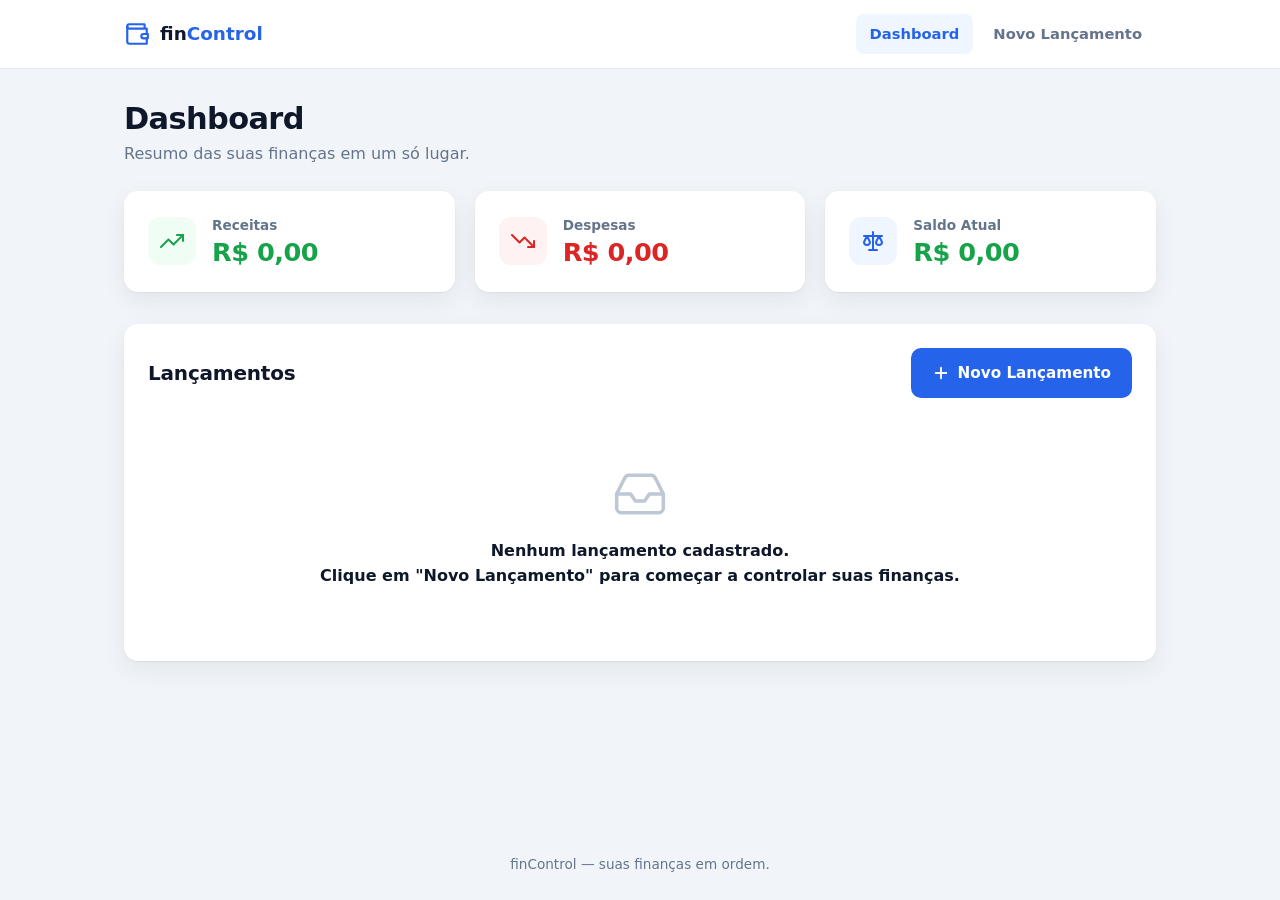
<file: finControl/index.html>
<!DOCTYPE html>
<html lang="pt-BR">
<head>
    <meta charset="UTF-8">
    <meta name="viewport" content="width=device-width, initial-scale=1.0">
    <meta name="description" content="finControl - dashboard de finanças pessoais com resumo de receitas, despesas e saldo.">
    <title>finControl · Dashboard</title>
    <link rel="stylesheet" href="css/style.css">
</head>
<body>
    <a class="pular-para-conteudo" href="#conteudo">Pular para o conteúdo</a>

    <header class="cabecalho">
        <div class="container cabecalho-inner">
            <a class="logo" href="index.html" aria-label="finControl - página inicial">
                <img src="assets/icons/wallet.svg" alt="">
                <span>fin<strong>Control</strong></span>
            </a>
            <nav class="nav" aria-label="Navegação principal">
                <a href="index.html" class="nav-link ativo" aria-current="page">Dashboard</a>
                <a href="cadastro.html" class="nav-link">Novo Lançamento</a>
            </nav>
        </div>
    </header>

    <main class="container" id="conteudo">
        <section class="hero">
            <h1>Dashboard</h1>
            <p>Resumo das suas finanças em um só lugar.</p>
        </section>

        <section class="resumo" aria-label="Resumo financeiro">
            <article class="cartao resumo-item">
                <span class="resumo-icone resumo-icone-receita" aria-hidden="true">
                    <img src="assets/icons/trend-up.svg" alt="">
                </span>
                <div class="resumo-texto">
                    <p class="resumo-rotulo">Receitas</p>
                    <p class="resumo-valor resumo-valor-receita" id="total-receitas">R$ 0,00</p>
                </div>
            </article>

            <article class="cartao resumo-item">
                <span class="resumo-icone resumo-icone-despesa" aria-hidden="true">
                    <img src="assets/icons/trend-down.svg" alt="">
                </span>
                <div class="resumo-texto">
                    <p class="resumo-rotulo">Despesas</p>
                    <p class="resumo-valor resumo-valor-despesa" id="total-despesas">R$ 0,00</p>
                </div>
            </article>

            <article class="cartao resumo-item">
                <span class="resumo-icone resumo-icone-saldo" aria-hidden="true">
                    <img src="assets/icons/balance.svg" alt="">
                </span>
                <div class="resumo-texto">
                    <p class="resumo-rotulo">Saldo Atual</p>
                    <p class="resumo-valor resumo-valor-saldo" id="saldo-atual">R$ 0,00</p>
                </div>
            </article>
        </section>

        <section class="cartao lista-section" aria-labelledby="titulo-lista">
            <div class="lista-cabecalho">
                <h2 id="titulo-lista">Lançamentos</h2>
                <a class="botao botao-primario" href="cadastro.html">
                    <img src="assets/icons/plus.svg" alt="">
                    Novo Lançamento
                </a>
            </div>

            <div id="lista-lancamentos" class="lista" role="list"></div>

            <div id="lista-vazia" class="estado-vazio" hidden>
                <img src="assets/icons/inbox.svg" alt="">
                <p>Nenhum lançamento cadastrado.</p>
                <p class="estado-vazio-sub">Clique em "Novo Lançamento" para começar a controlar suas finanças.</p>
            </div>
        </section>
    </main>

    <footer class="rodape">
        <div class="container">
            <p>finControl — suas finanças em ordem.</p>
        </div>
    </footer>

    <div id="toast" class="toast" role="status" aria-live="polite" hidden></div>

    <script type="module" src="js/app.js"></script>
</body>
</html>
</file>
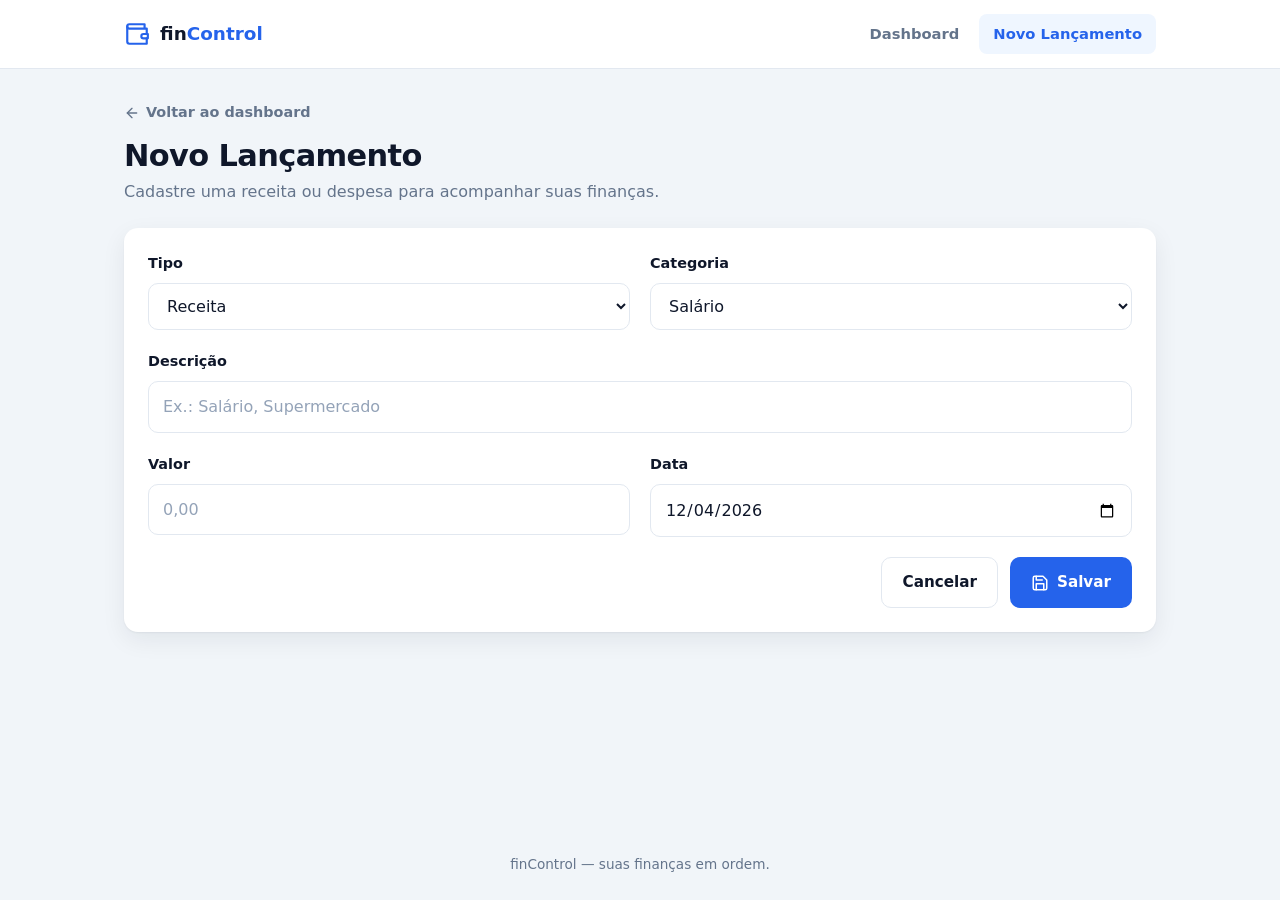
<file: finControl/cadastro.html>
<!DOCTYPE html>
<html lang="pt-BR">
<head>
    <meta charset="UTF-8">
    <meta name="viewport" content="width=device-width, initial-scale=1.0">
    <meta name="description" content="Cadastre um novo lançamento financeiro.">
    <title>finControl · Novo Lançamento</title>
    <link rel="stylesheet" href="css/style.css">
</head>
<body>
    <a class="pular-para-conteudo" href="#conteudo">Pular para o conteúdo</a>

    <header class="cabecalho">
        <div class="container cabecalho-inner">
            <a class="logo" href="index.html" aria-label="finControl - página inicial">
                <img src="assets/icons/wallet.svg" alt="">
                <span>fin<strong>Control</strong></span>
            </a>
            <nav class="nav" aria-label="Navegação principal">
                <a href="index.html" class="nav-link">Dashboard</a>
                <a href="cadastro.html" class="nav-link ativo" aria-current="page">Novo Lançamento</a>
            </nav>
        </div>
    </header>

    <main class="container" id="conteudo">
        <section class="hero">
            <a href="index.html" class="link-voltar">
                <img src="assets/icons/arrow-left.svg" alt="">
                Voltar ao dashboard
            </a>
            <h1>Novo Lançamento</h1>
            <p>Cadastre uma receita ou despesa para acompanhar suas finanças.</p>
        </section>

        <section class="cartao">
            <form id="form-lancamento" class="form" autocomplete="off">
                <div class="campo">
                    <label for="tipo">Tipo</label>
                    <select id="tipo" name="tipo" required>
                        <option value="receita">Receita</option>
                        <option value="despesa">Despesa</option>
                    </select>
                </div>

                <div class="campo">
                    <label for="categoria">Categoria</label>
                    <select id="categoria" name="categoria" required></select>
                </div>

                <div class="campo campo-amplo">
                    <label for="descricao">Descrição</label>
                    <input id="descricao" name="descricao" type="text" placeholder="Ex.: Salário, Supermercado" maxlength="80" autocomplete="off" required>
                </div>

                <div class="campo">
                    <label for="valor">Valor</label>
                    <input id="valor" name="valor" type="number" min="0.01" step="0.01" inputmode="decimal" placeholder="0,00" autocomplete="off" required>
                </div>

                <div class="campo">
                    <label for="data">Data</label>
                    <input id="data" name="data" type="date" required>
                </div>

                <div class="form-acoes campo-amplo">
                    <a href="index.html" class="botao botao-secundario">Cancelar</a>
                    <button type="submit" class="botao botao-primario">
                        <img src="assets/icons/save.svg" alt="">
                        Salvar
                    </button>
                </div>
            </form>
        </section>
    </main>

    <footer class="rodape">
        <div class="container">
            <p>finControl — suas finanças em ordem.</p>
        </div>
    </footer>

    <script type="module" src="js/cadastro.js"></script>
</body>
</html>
</file>
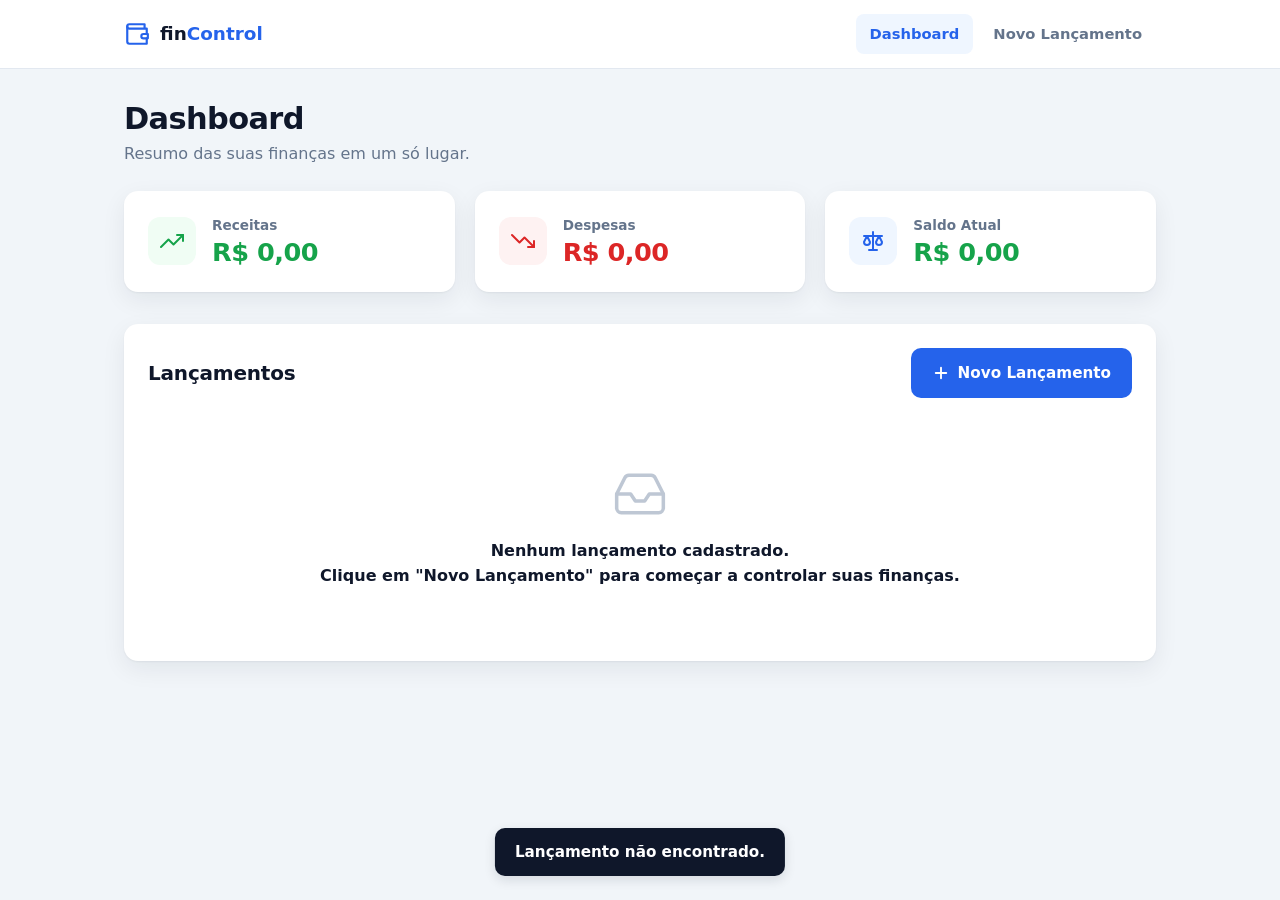
<file: finControl/editar.html>
<!DOCTYPE html>
<html lang="pt-BR">
<head>
    <meta charset="UTF-8">
    <meta name="viewport" content="width=device-width, initial-scale=1.0">
    <meta name="description" content="Altere ou exclua um lançamento financeiro.">
    <title>finControl · Editar Lançamento</title>
    <link rel="stylesheet" href="css/style.css">
</head>
<body>
    <a class="pular-para-conteudo" href="#conteudo">Pular para o conteúdo</a>

    <header class="cabecalho">
        <div class="container cabecalho-inner">
            <a class="logo" href="index.html" aria-label="finControl - página inicial">
                <img src="assets/icons/wallet.svg" alt="">
                <span>fin<strong>Control</strong></span>
            </a>
            <nav class="nav" aria-label="Navegação principal">
                <a href="index.html" class="nav-link">Dashboard</a>
                <a href="cadastro.html" class="nav-link">Novo Lançamento</a>
            </nav>
        </div>
    </header>

    <main class="container" id="conteudo">
        <section class="hero">
            <a href="index.html" class="link-voltar">
                <img src="assets/icons/arrow-left.svg" alt="">
                Voltar ao dashboard
            </a>
            <h1>Editar Lançamento</h1>
            <p>Altere os dados do lançamento ou exclua-o definitivamente.</p>
        </section>

        <section class="cartao">
            <form id="form-lancamento" class="form" autocomplete="off">
                <div class="campo">
                    <label for="tipo">Tipo</label>
                    <select id="tipo" name="tipo" required>
                        <option value="receita">Receita</option>
                        <option value="despesa">Despesa</option>
                    </select>
                </div>

                <div class="campo">
                    <label for="categoria">Categoria</label>
                    <select id="categoria" name="categoria" required></select>
                </div>

                <div class="campo campo-amplo">
                    <label for="descricao">Descrição</label>
                    <input id="descricao" name="descricao" type="text" placeholder="Ex.: Salário, Supermercado" maxlength="80" autocomplete="off" required>
                </div>

                <div class="campo">
                    <label for="valor">Valor</label>
                    <input id="valor" name="valor" type="number" min="0.01" step="0.01" inputmode="decimal" placeholder="0,00" autocomplete="off" required>
                </div>

                <div class="campo">
                    <label for="data">Data</label>
                    <input id="data" name="data" type="date" required>
                </div>

                <div class="form-acoes form-acoes-entre campo-amplo">
                    <button type="button" id="botao-excluir" class="botao botao-perigo">
                        <img src="assets/icons/trash.svg" alt="">
                        Excluir
                    </button>
                    <div class="form-acoes-grupo">
                        <a href="index.html" class="botao botao-secundario">Cancelar</a>
                        <button type="submit" class="botao botao-primario">
                            <img src="assets/icons/save.svg" alt="">
                            Salvar Alterações
                        </button>
                    </div>
                </div>
            </form>
        </section>
    </main>

    <footer class="rodape">
        <div class="container">
            <p>finControl — suas finanças em ordem.</p>
        </div>
    </footer>

    <script type="module" src="js/editar.js"></script>
</body>
</html>
</file>
<file: finControl/css/style.css>
/* =============================================================
   finControl — Folha de estilos principal
   Seções: Reset | Variáveis | Base | Header | Hero | Resumo
            Lista | Formulário | Botões | Badges | Estado vazio
            Toast | Rodapé | Responsivo | Acessibilidade
   ============================================================= */

/* ---------- Reset ---------- */
*,
*::before,
*::after {
  box-sizing: border-box;
  margin: 0;
  padding: 0;
}

/* ---------- Variáveis ---------- */
:root {
  --cor-fundo: #f1f5f9;
  --cor-superficie: #ffffff;
  --cor-texto: #0f172a;
  --cor-texto-suave: #64748b;
  --cor-borda: #e2e8f0;
  --cor-primaria: #2563eb;
  --cor-primaria-hover: #1d4ed8;
  --cor-primaria-fundo: #eff6ff;
  --cor-receita: #16a34a;
  --cor-receita-fundo: #f0fdf4;
  --cor-despesa: #dc2626;
  --cor-despesa-hover: #b91c1c;
  --cor-despesa-fundo: #fef2f2;
  --raio-borda: 14px;
  --raio-borda-p: 10px;
  --sombra: 0 1px 2px rgba(15, 23, 42, 0.05), 0 8px 24px rgba(15, 23, 42, 0.07);
  --sombra-hover: 0 4px 12px rgba(15, 23, 42, 0.12);
  --transicao: 0.2s ease;
  --container: 1080px;
  --espaco: 24px;
  --fonte: "Segoe UI", system-ui, -apple-system, "Helvetica Neue", Arial, sans-serif;
}

/* ---------- Base ---------- */
html {
  scroll-behavior: smooth;
}

body {
  font-family: var(--fonte);
  background-color: var(--cor-fundo);
  color: var(--cor-texto);
  line-height: 1.6;
  min-height: 100vh;
  display: flex;
  flex-direction: column;
}

img,
svg {
  display: block;
  max-width: 100%;
}

a {
  color: var(--cor-primaria);
  text-decoration: none;
}

.container {
  width: 100%;
  max-width: var(--container);
  margin: 0 auto;
  padding: 0 var(--espaco);
}

/* ---------- Header ---------- */
.cabecalho {
  background: var(--cor-superficie);
  border-bottom: 1px solid var(--cor-borda);
  position: sticky;
  top: 0;
  z-index: 10;
}

.cabecalho-inner {
  display: flex;
  align-items: center;
  justify-content: space-between;
  gap: 16px;
  height: 68px;
}

.logo {
  display: inline-flex;
  align-items: center;
  gap: 10px;
  font-size: 1.15rem;
  font-weight: 600;
  color: var(--cor-texto);
}

.logo img {
  width: 26px;
  height: 26px;
}

.logo strong {
  color: var(--cor-primaria);
}

.nav {
  display: flex;
  gap: 6px;
}

.nav-link {
  padding: 8px 14px;
  border-radius: 8px;
  color: var(--cor-texto-suave);
  font-weight: 600;
  font-size: 0.92rem;
  transition: color var(--transicao), background-color var(--transicao);
}

.nav-link:hover {
  color: var(--cor-texto);
  background: var(--cor-fundo);
}

.nav-link.ativo {
  color: var(--cor-primaria);
  background: var(--cor-primaria-fundo);
}

/* ---------- Hero ---------- */
.hero {
  padding: 32px 0 24px;
}

.hero h1 {
  font-size: 1.9rem;
  letter-spacing: -0.02em;
  line-height: 1.2;
}

.hero p {
  color: var(--cor-texto-suave);
  margin-top: 4px;
}

.link-voltar {
  display: inline-flex;
  align-items: center;
  gap: 6px;
  margin-bottom: 14px;
  color: var(--cor-texto-suave);
  font-weight: 600;
  font-size: 0.9rem;
  transition: color var(--transicao);
}

.link-voltar img {
  width: 16px;
  height: 16px;
}

.link-voltar:hover {
  color: var(--cor-texto);
}

/* ---------- Resumo ---------- */
.resumo {
  display: grid;
  grid-template-columns: repeat(3, 1fr);
  gap: 20px;
  margin-bottom: 32px;
}

.resumo-item {
  display: flex;
  align-items: center;
  gap: 16px;
}

.resumo-icone {
  width: 48px;
  height: 48px;
  border-radius: 12px;
  display: flex;
  align-items: center;
  justify-content: center;
  flex-shrink: 0;
}

.resumo-icone img {
  width: 24px;
  height: 24px;
}

.resumo-icone-receita {
  background: var(--cor-receita-fundo);
}

.resumo-icone-despesa {
  background: var(--cor-despesa-fundo);
}

.resumo-icone-saldo {
  background: var(--cor-primaria-fundo);
}

.resumo-rotulo {
  font-size: 0.85rem;
  font-weight: 600;
  color: var(--cor-texto-suave);
}

.resumo-valor {
  font-size: 1.6rem;
  font-weight: 800;
  letter-spacing: -0.02em;
  line-height: 1.2;
}

.resumo-valor-receita {
  color: var(--cor-receita);
}

.resumo-valor-despesa {
  color: var(--cor-despesa);
}

.resumo-valor-saldo.positivo {
  color: var(--cor-receita);
}

.resumo-valor-saldo.negativo {
  color: var(--cor-despesa);
}

/* ---------- Cartão ---------- */
.cartao {
  background: var(--cor-superficie);
  border-radius: var(--raio-borda);
  box-shadow: var(--sombra);
  padding: 24px;
}

/* ---------- Lista ---------- */
.lista-cabecalho {
  display: flex;
  align-items: center;
  justify-content: space-between;
  gap: 16px;
  flex-wrap: wrap;
  margin-bottom: 20px;
}

.lista-cabecalho h2 {
  font-size: 1.25rem;
  letter-spacing: -0.01em;
}

.lista {
  display: flex;
  flex-direction: column;
  gap: 10px;
}

.lancamento {
  display: grid;
  grid-template-columns: minmax(0, 1fr) auto auto auto auto;
  align-items: center;
  gap: 16px;
  padding: 16px;
  background: var(--cor-fundo);
  border: 1px solid transparent;
  border-radius: 12px;
  transition: box-shadow var(--transicao), border-color var(--transicao);
}

.lancamento:hover {
  box-shadow: var(--sombra-hover);
  border-color: var(--cor-borda);
}

.lancamento-info {
  min-width: 0;
}

.lancamento-descricao {
  font-weight: 600;
  overflow: hidden;
  text-overflow: ellipsis;
  white-space: nowrap;
}

.lancamento-categoria {
  font-size: 0.85rem;
  color: var(--cor-texto-suave);
}

.lancamento-valor {
  font-weight: 700;
  white-space: nowrap;
  text-align: right;
}

.valor-receita {
  color: var(--cor-receita);
}

.valor-despesa {
  color: var(--cor-despesa);
}

.lancamento-data {
  color: var(--cor-texto-suave);
  font-size: 0.9rem;
  white-space: nowrap;
}

.lancamento-acoes {
  display: flex;
  gap: 8px;
}

/* ---------- Formulário ---------- */
.form {
  display: grid;
  grid-template-columns: 1fr 1fr;
  gap: 20px;
}

.campo {
  display: flex;
  flex-direction: column;
  gap: 8px;
}

.campo label {
  font-weight: 600;
  font-size: 0.9rem;
}

.campo-amplo {
  grid-column: span 2;
}

.campo input,
.campo select {
  width: 100%;
  padding: 12px 14px;
  border: 1px solid var(--cor-borda);
  border-radius: var(--raio-borda-p);
  font: inherit;
  color: var(--cor-texto);
  background: var(--cor-superficie);
  transition: border-color var(--transicao), box-shadow var(--transicao);
}

.campo input::placeholder {
  color: #94a3b8;
}

.campo input:focus-visible,
.campo select:focus-visible {
  outline: none;
  border-color: var(--cor-primaria);
  box-shadow: 0 0 0 3px rgba(37, 99, 235, 0.15);
}

.form-acoes {
  display: flex;
  gap: 12px;
  justify-content: flex-end;
  align-items: center;
}

.form-acoes-entre {
  justify-content: space-between;
}

.form-acoes-grupo {
  display: flex;
  gap: 12px;
}

/* ---------- Botões ---------- */
.botao {
  display: inline-flex;
  align-items: center;
  justify-content: center;
  gap: 8px;
  padding: 12px 20px;
  border: 1px solid transparent;
  border-radius: var(--raio-borda-p);
  font: inherit;
  font-weight: 600;
  font-size: 0.95rem;
  cursor: pointer;
  transition: background-color var(--transicao), box-shadow var(--transicao),
    transform var(--transicao);
}

.botao img {
  width: 18px;
  height: 18px;
}

.botao:hover {
  transform: translateY(-1px);
}

.botao:active {
  transform: translateY(0);
}

.botao-primario {
  background: var(--cor-primaria);
  color: #ffffff;
}

.botao-primario:hover {
  background: var(--cor-primaria-hover);
  box-shadow: var(--sombra-hover);
}

.botao-secundario {
  background: var(--cor-superficie);
  color: var(--cor-texto);
  border-color: var(--cor-borda);
}

.botao-secundario:hover {
  background: var(--cor-fundo);
}

.botao-perigo {
  background: var(--cor-despesa);
  color: #ffffff;
}

.botao-perigo:hover {
  background: var(--cor-despesa-hover);
  box-shadow: var(--sombra-hover);
}

.botao-icone {
  display: inline-flex;
  align-items: center;
  justify-content: center;
  width: 38px;
  height: 38px;
  border: none;
  border-radius: var(--raio-borda-p);
  cursor: pointer;
  transition: background-color var(--transicao), box-shadow var(--transicao);
}

.botao-icone img {
  width: 18px;
  height: 18px;
}

.botao-icone-editar {
  background: var(--cor-primaria-fundo);
}

.botao-icone-editar:hover {
  background: #dbeafe;
}

.botao-icone-excluir {
  background: var(--cor-despesa-fundo);
}

.botao-icone-excluir:hover {
  background: #fee2e2;
}

/* ---------- Badges ---------- */
.badge {
  display: inline-block;
  padding: 4px 10px;
  border-radius: 999px;
  font-size: 0.75rem;
  font-weight: 700;
  text-transform: uppercase;
  letter-spacing: 0.04em;
  white-space: nowrap;
}

.badge-receita {
  background: var(--cor-receita-fundo);
  color: var(--cor-receita);
}

.badge-despesa {
  background: var(--cor-despesa-fundo);
  color: var(--cor-despesa);
}

/* ---------- Estado vazio ---------- */
.estado-vazio {
  text-align: center;
  padding: 48px 24px;
}

.estado-vazio img {
  width: 56px;
  height: 56px;
  margin: 0 auto 16px;
  opacity: 0.6;
}

.estado-vazio p {
  font-weight: 600;
  color: var(--cor-texto);
}

.estado-vazio-sub {
  font-weight: 400;
  color: var(--cor-texto-suave);
}

/* ---------- Toast ---------- */
.toast {
  position: fixed;
  left: 50%;
  bottom: 24px;
  transform: translateX(-50%) translateY(20px);
  background: #0f172a;
  color: #ffffff;
  padding: 12px 20px;
  border-radius: var(--raio-borda-p);
  font-weight: 600;
  font-size: 0.95rem;
  box-shadow: var(--sombra-hover);
  opacity: 0;
  pointer-events: none;
  transition: opacity var(--transicao), transform var(--transicao);
  z-index: 100;
}

.toast.visivel {
  opacity: 1;
  transform: translateX(-50%) translateY(0);
}

/* ---------- Rodapé ---------- */
.rodape {
  margin-top: auto;
  padding: 24px 0;
  color: var(--cor-texto-suave);
  font-size: 0.85rem;
  text-align: center;
}

/* ---------- Responsivo ---------- */
@media (max-width: 900px) {
  .resumo {
    grid-template-columns: 1fr 1fr;
  }
}

@media (max-width: 640px) {
  .resumo {
    grid-template-columns: 1fr;
  }

  .cabecalho-inner {
    height: auto;
    padding: 12px 0;
    flex-direction: column;
    gap: 10px;
  }

  .form {
    grid-template-columns: 1fr;
  }

  .campo-amplo {
    grid-column: auto;
  }

  .form-acoes,
  .form-acoes-entre {
    flex-direction: column-reverse;
    align-items: stretch;
  }

  .form-acoes-grupo {
    flex-direction: column-reverse;
    align-items: stretch;
  }

  .botao {
    width: 100%;
  }

  .lancamento {
    grid-template-columns: 1fr auto;
    row-gap: 8px;
  }

  .lancamento-info {
    grid-column: 1;
    grid-row: 1;
  }

  .lancamento-valor {
    grid-column: 2;
    grid-row: 1;
  }

  .badge {
    grid-column: 1;
    grid-row: 2;
    justify-self: start;
  }

  .lancamento-data {
    grid-column: 2;
    grid-row: 2;
    justify-self: end;
  }

  .lancamento-acoes {
    grid-column: 1 / -1;
    grid-row: 3;
    justify-content: flex-end;
    border-top: 1px dashed var(--cor-borda);
    padding-top: 10px;
  }

  .lista-cabecalho .botao {
    width: auto;
  }
}

/* ---------- Acessibilidade ---------- */
.pular-para-conteudo {
  position: absolute;
  top: -48px;
  left: 16px;
  background: var(--cor-primaria);
  color: #ffffff;
  padding: 8px 14px;
  border-radius: 8px;
  z-index: 50;
}

.pular-para-conteudo:focus {
  top: 12px;
}

:focus-visible {
  outline: 2px solid var(--cor-primaria);
  outline-offset: 2px;
}

@media (prefers-reduced-motion: reduce) {
  *,
  *::before,
  *::after {
    transition: none !important;
    animation: none !important;
  }

  html {
    scroll-behavior: auto;
  }
}
</file>
